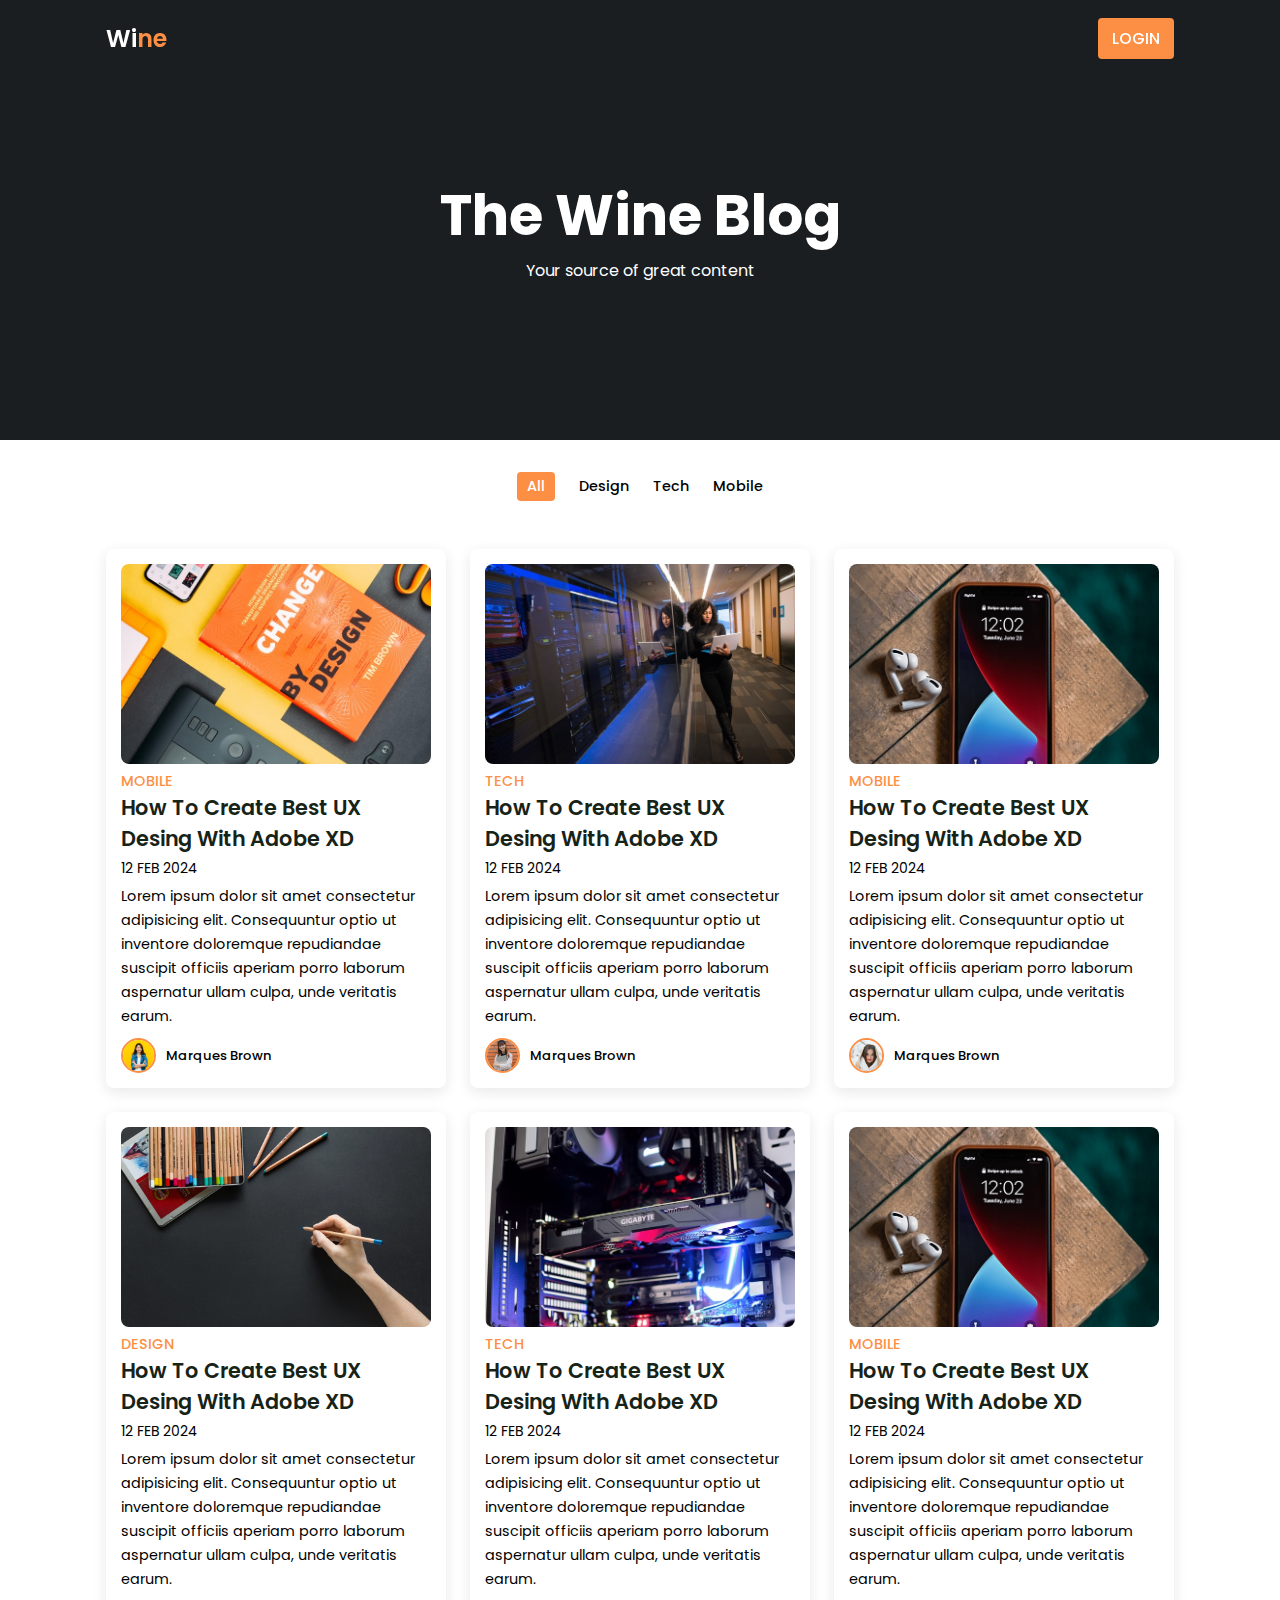
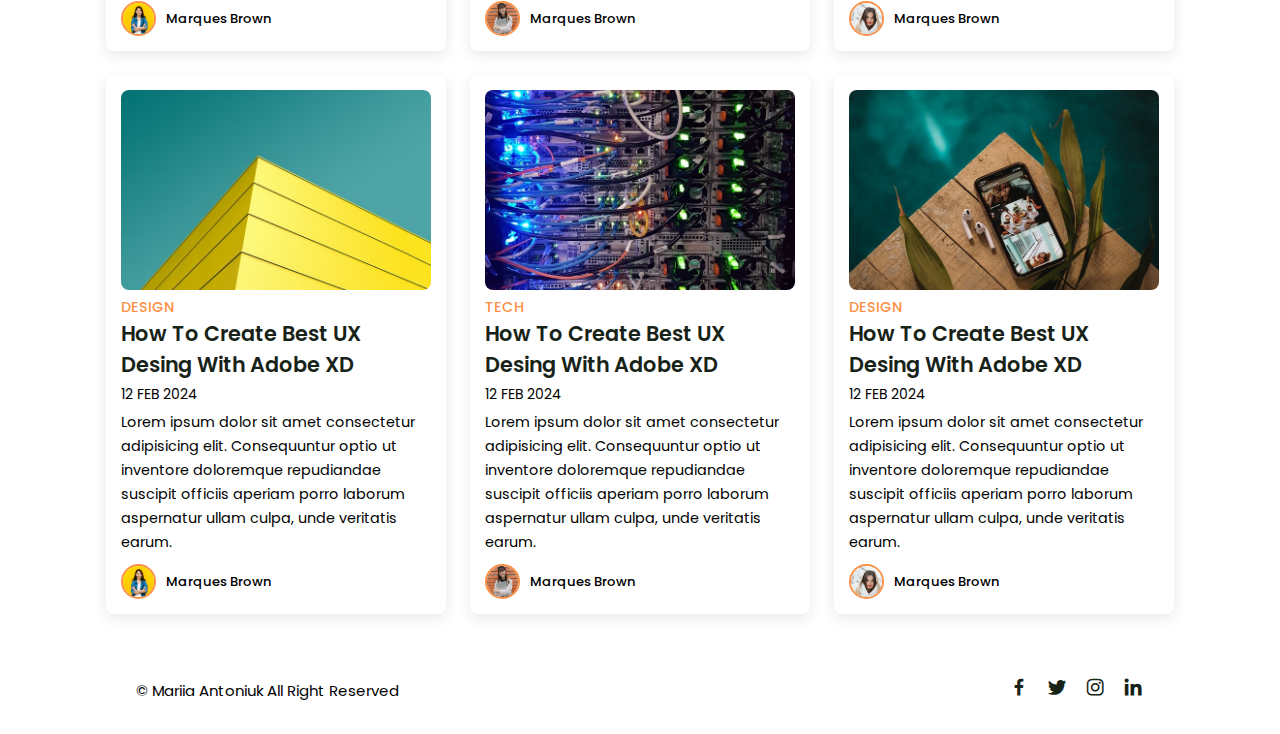
<file: index.html>
<!DOCTYPE html>
<html lang="en">
<head>
    <meta charset="UTF-8">
    <meta name="viewport" content="width=device-width, initial-scale=1.0">
    <title>Responsive Blog Website</title>

    <link rel="stylesheet" href="css/style.css">

    <link href='https://unpkg.com/boxicons@2.1.4/css/boxicons.min.css' rel='stylesheet'>
</head>
<body>

    <header>
        <div class="nav container">

            <a href="#" class="logo">Wi<span>ne</span></a>

            <a href="#" class="login">Login</a>
        </div>

    </header>

    <section class="home" id="home">
        <div class="home-text container">
            <h2 class="home-title">The Wine Blog</h2>
            <span class="home-subtitle">Your source of great content</span>
        </div>
    </section>

    <div class="post-filter container">
        <span class="filter-item active-filter" data-filter="all">All</span>  
        <span class="filter-item" data-filter="design">Design</span>
        <span class="filter-item" data-filter="tech">Tech</span>
        <span class="filter-item" data-filter="mobile">Mobile</span>  
    </div>
    
    <section class="post container">
        <div class="post-box mobile">
            <img src="img/post-1.jpg" alt="" class="post-img">
            <h2 class="category">Mobile</h2>
            <a href="post-page.html" class="post-title">
                How To Create Best UX Desing With Adobe XD
            </a>
            <span class="post-date">12 Feb 2024</span>
            <p class="post-decription">Lorem ipsum dolor sit amet consectetur adipisicing elit. Consequuntur optio ut inventore doloremque repudiandae suscipit officiis aperiam porro laborum aspernatur ullam culpa, unde veritatis earum.</p>
            <div class="profile">
                <img src="img/profile-1.jpg" alt="" class="profile-img">
                <span class="profile-name">Marques Brown</span>
            </div>
        </div>
        <div class="post-box tech">
            <img src="img/post-2.jpg" alt="" class="post-img">
            <h2 class="category">Tech</h2>
            <a href="post-page.html" class="post-title">
                How To Create Best UX Desing With Adobe XD
            </a>
            <span class="post-date">12 Feb 2024</span>
            <p class="post-decription">Lorem ipsum dolor sit amet consectetur adipisicing elit. Consequuntur optio ut inventore doloremque repudiandae suscipit officiis aperiam porro laborum aspernatur ullam culpa, unde veritatis earum.</p>
            <div class="profile">
                <img src="img/profile-2.jpg" alt="" class="profile-img">
                <span class="profile-name">Marques Brown</span>
            </div>
        </div>
        <div class="post-box mobile">
            <img src="img/post-3.jpg" alt="" class="post-img">
            <h2 class="category">Mobile</h2>
            <a href="post-page.html" class="post-title">
                How To Create Best UX Desing With Adobe XD
            </a>
            <span class="post-date">12 Feb 2024</span>
            <p class="post-decription">Lorem ipsum dolor sit amet consectetur adipisicing elit. Consequuntur optio ut inventore doloremque repudiandae suscipit officiis aperiam porro laborum aspernatur ullam culpa, unde veritatis earum.</p>
            <div class="profile">
                <img src="img/profile-3.jpg" alt="" class="profile-img">
                <span class="profile-name">Marques Brown</span>
            </div>
        </div>

        <div class="post-box design">
            <img src="img/post-4.jpg" alt="" class="post-img">
            <h2 class="category">Design</h2>
            <a href="post-page.html" class="post-title">
                How To Create Best UX Desing With Adobe XD
            </a>
            <span class="post-date">12 Feb 2024</span>
            <p class="post-decription">Lorem ipsum dolor sit amet consectetur adipisicing elit. Consequuntur optio ut inventore doloremque repudiandae suscipit officiis aperiam porro laborum aspernatur ullam culpa, unde veritatis earum.</p>
            <div class="profile">
                <img src="img/profile-1.jpg" alt="" class="profile-img">
                <span class="profile-name">Marques Brown</span>
            </div>
        </div>
        <div class="post-box tech">
            <img src="img/post-5.jpg" alt="" class="post-img">
            <h2 class="category">Tech</h2>
            <a href="post-page.html" class="post-title">
                How To Create Best UX Desing With Adobe XD
            </a>
            <span class="post-date">12 Feb 2024</span>
            <p class="post-decription">Lorem ipsum dolor sit amet consectetur adipisicing elit. Consequuntur optio ut inventore doloremque repudiandae suscipit officiis aperiam porro laborum aspernatur ullam culpa, unde veritatis earum.</p>
            <div class="profile">
                <img src="img/profile-2.jpg" alt="" class="profile-img">
                <span class="profile-name">Marques Brown</span>
            </div>
        </div>
        <div class="post-box mobile">
            <img src="img/post-3.jpg" alt="" class="post-img">
            <h2 class="category">Mobile</h2>
            <a href="post-page.html" class="post-title">
                How To Create Best UX Desing With Adobe XD
            </a>
            <span class="post-date">12 Feb 2024</span>
            <p class="post-decription">Lorem ipsum dolor sit amet consectetur adipisicing elit. Consequuntur optio ut inventore doloremque repudiandae suscipit officiis aperiam porro laborum aspernatur ullam culpa, unde veritatis earum.</p>
            <div class="profile">
                <img src="img/profile-3.jpg" alt="" class="profile-img">
                <span class="profile-name">Marques Brown</span>
            </div>
        </div>

        <div class="post-box design">
            <img src="img/post-7.jpg" alt="" class="post-img">
            <h2 class="category">Design</h2>
            <a href="post-page.html" class="post-title">
                How To Create Best UX Desing With Adobe XD
            </a>
            <span class="post-date">12 Feb 2024</span>
            <p class="post-decription">Lorem ipsum dolor sit amet consectetur adipisicing elit. Consequuntur optio ut inventore doloremque repudiandae suscipit officiis aperiam porro laborum aspernatur ullam culpa, unde veritatis earum.</p>
            <div class="profile">
                <img src="img/profile-1.jpg" alt="" class="profile-img">
                <span class="profile-name">Marques Brown</span>
            </div>
        </div>
        <div class="post-box tech">
            <img src="img/post-8.jpg" alt="" class="post-img">
            <h2 class="category">Tech</h2>
            <a href="post-page.html" class="post-title">
                How To Create Best UX Desing With Adobe XD
            </a>
            <span class="post-date">12 Feb 2024</span>
            <p class="post-decription">Lorem ipsum dolor sit amet consectetur adipisicing elit. Consequuntur optio ut inventore doloremque repudiandae suscipit officiis aperiam porro laborum aspernatur ullam culpa, unde veritatis earum.</p>
            <div class="profile">
                <img src="img/profile-2.jpg" alt="" class="profile-img">
                <span class="profile-name">Marques Brown</span>
            </div>
        </div>
        <div class="post-box design">
            <img src="img/post-9.jpg" alt="" class="post-img">
            <h2 class="category">Design</h2>
            <a href="post-page.html" class="post-title">
                How To Create Best UX Desing With Adobe XD
            </a>
            <span class="post-date">12 Feb 2024</span>
            <p class="post-decription">Lorem ipsum dolor sit amet consectetur adipisicing elit. Consequuntur optio ut inventore doloremque repudiandae suscipit officiis aperiam porro laborum aspernatur ullam culpa, unde veritatis earum.</p>
            <div class="profile">
                <img src="img/profile-3.jpg" alt="" class="profile-img">
                <span class="profile-name">Marques Brown</span>
            </div>
        </div>
    </section>

    <div class="footer container">
        <p>&#169; Mariia Antoniuk All Right Reserved</p>
        <div class="social">
            <a href="#"><i class='bx bxl-facebook'></i></a>
            <a href="#"><i class='bx bxl-twitter'></i></a>
            <a href="#"><i class='bx bxl-instagram'></i></a>
            <a href="#"><i class='bx bxl-linkedin'></i></a>
        </div>
    </div>

    <script src="https://code.jquery.com/jquery-3.7.1.js" integrity="sha256-eKhayi8LEQwp4NKxN+CfCh+3qOVUtJn3QNZ0TciWLP4=" crossorigin="anonymous"></script>

    <script src="js/main.js"></script>
</body>
</html>
</file>
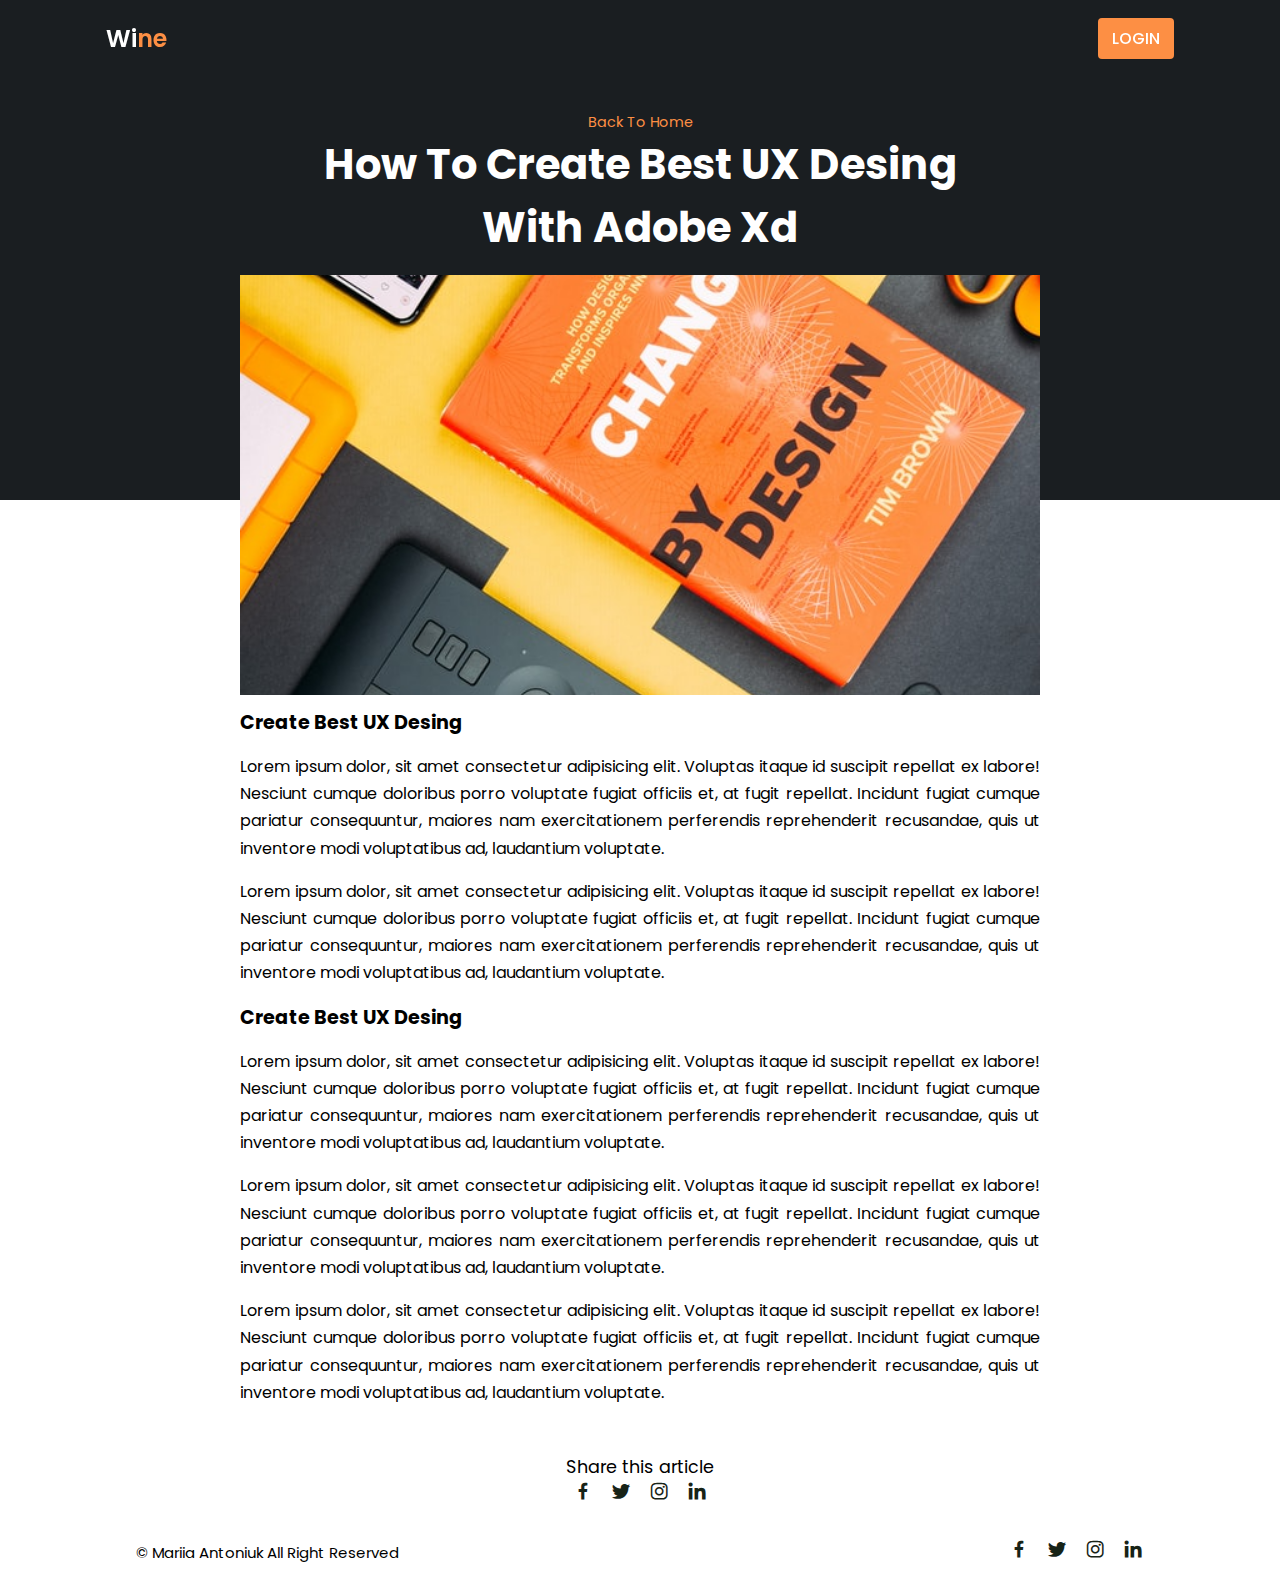
<file: post-page.html>
<!DOCTYPE html>
<html lang="en">
<head>
    <meta charset="UTF-8">
    <meta name="viewport" content="width=device-width, initial-scale=1.0">
    <title>Post Page</title>

    <link rel="stylesheet" href="css/style.css">

    <link href='https://unpkg.com/boxicons@2.1.4/css/boxicons.min.css' rel='stylesheet'>
</head>
<body>

    <header>
        <div class="nav container">

            <a href="index.html" class="logo">Wi<span>ne</span></a>

            <a href="#" class="login">Login</a>
        </div>

    </header>

    <section class="post-header">
        <div class="header-content post-container">
            <a href="index.html" class="back-home">Back To Home</a>

            <h1 class="header-title">How To Create Best UX Desing With Adobe Xd</h1>

            <img src="img//post-1.jpg" alt="" class="header-img">
        </div>
    </section>
    
    <section class="post-content post-container">
        <h2 class="sub-heading">Create Best UX Desing</h2>
        <p class="post-text">Lorem ipsum dolor, sit amet consectetur adipisicing elit. Voluptas itaque id suscipit repellat ex labore! Nesciunt cumque doloribus porro voluptate fugiat officiis et, at fugit repellat. Incidunt fugiat cumque pariatur consequuntur, maiores nam exercitationem perferendis reprehenderit recusandae, quis ut inventore modi voluptatibus ad, laudantium voluptate.</p>
        <p class="post-text">Lorem ipsum dolor, sit amet consectetur adipisicing elit. Voluptas itaque id suscipit repellat ex labore! Nesciunt cumque doloribus porro voluptate fugiat officiis et, at fugit repellat. Incidunt fugiat cumque pariatur consequuntur, maiores nam exercitationem perferendis reprehenderit recusandae, quis ut inventore modi voluptatibus ad, laudantium voluptate.</p>
        <h2 class="sub-heading">Create Best UX Desing</h2>
        <p class="post-text">Lorem ipsum dolor, sit amet consectetur adipisicing elit. Voluptas itaque id suscipit repellat ex labore! Nesciunt cumque doloribus porro voluptate fugiat officiis et, at fugit repellat. Incidunt fugiat cumque pariatur consequuntur, maiores nam exercitationem perferendis reprehenderit recusandae, quis ut inventore modi voluptatibus ad, laudantium voluptate.</p>
        <p class="post-text">Lorem ipsum dolor, sit amet consectetur adipisicing elit. Voluptas itaque id suscipit repellat ex labore! Nesciunt cumque doloribus porro voluptate fugiat officiis et, at fugit repellat. Incidunt fugiat cumque pariatur consequuntur, maiores nam exercitationem perferendis reprehenderit recusandae, quis ut inventore modi voluptatibus ad, laudantium voluptate.</p>
        <p class="post-text">Lorem ipsum dolor, sit amet consectetur adipisicing elit. Voluptas itaque id suscipit repellat ex labore! Nesciunt cumque doloribus porro voluptate fugiat officiis et, at fugit repellat. Incidunt fugiat cumque pariatur consequuntur, maiores nam exercitationem perferendis reprehenderit recusandae, quis ut inventore modi voluptatibus ad, laudantium voluptate.</p>
    </section>

    <div class="share post-container">
        <span class="share-title">Share this article</span>
        <div class="social">
            <a href="#"><i class='bx bxl-facebook'></i></a>
            <a href="#"><i class='bx bxl-twitter'></i></a>
            <a href="#"><i class='bx bxl-instagram'></i></a>
            <a href="#"><i class='bx bxl-linkedin'></i></a>
        </div>
    </div>

    <div class="footer container">
        <p>&#169; Mariia Antoniuk All Right Reserved</p>
        <div class="social">
            <a href="#"><i class='bx bxl-facebook'></i></a>
            <a href="#"><i class='bx bxl-twitter'></i></a>
            <a href="#"><i class='bx bxl-instagram'></i></a>
            <a href="#"><i class='bx bxl-linkedin'></i></a>
        </div>
    </div>

    <script src="https://code.jquery.com/jquery-3.7.1.js" integrity="sha256-eKhayi8LEQwp4NKxN+CfCh+3qOVUtJn3QNZ0TciWLP4=" crossorigin="anonymous"></script>

    <script src="js/main.js"></script>
</body>
</html>
</file>
<file: css/style.css>
@import url("https://fonts.googleapis.com/css2?family=Poppins:wght@400;500;600;700&display=swap");

*{
    font-family: "Poppins", sans-serif;
    margin: 0;
    padding: 0;
    scroll-behavior: smooth;
    scroll-padding-top: 2rem;
    box-sizing: border-box;
}
  
:root{
    --container-color: #1a1e21;
    --second-color: #fd8f44;
    --text-color: #172317;
    --bg-color: #fff;
}

::selection{
    color: var(--bg-color);
    background: var(--second-color);
}

a{
    text-decoration: none;
}

li{
    list-style: none;
}

img{
    width: 100%;
}

section{
    padding: 3rem 0 2rem;
}

.container{
    max-width: 1068px;
    margin: auto;
    width: 100%;
}

/*===== HEADER ===== */
header{
    position: fixed;
    top: 0;
    left: 0;
    width: 100%;
    z-index: 200;
}

header.shadow{
    background: var(--bg-color);
    box-shadow: 0 1px 4px hsl(0 4% 14% / 10%);
    transition: 0.4s;
}

header.shadow .logo{
    color: var(--text-color);
}

.nav{
    display: flex;
    align-items: center;
    justify-content: space-between;
    padding: 18px 0;
}

.logo{
    font-size: 1.5rem;
    font-weight: 600;
    color: var(--bg-color);
}

.logo span{
    color: var(--second-color);
}

.login{
    padding: 8px 14px;
    text-transform: uppercase;
    font-weight: 500;
    border-radius: 4px;
    background: var(--second-color);
    color: var(--bg-color);
}

.login:hover{
    background: hsl(24, 98%, 58%);
    transition: 0.3s;
}

/*===== HOME ===== */
.home{
    width: 100%;
    min-height: 440px;
    background: var(--container-color);
    display: grid;
    justify-content: center;
    align-items: center;
}

.home-text{
    color: var(--bg-color);
    text-align: center;
}

.home-title{
    font-size: 3.5rem;
}

.home-subtitle{
    font-size: 1rem;
    font-weight: 400;
}

/*===== POST FILTER ===== */
.post-filter{
    display: flex;
    justify-content: center;
    align-items: center;
    column-gap: 1.5rem;
    margin-top: 2rem !important;
}

.filter-item{
    font-size: 0.9rem;
    font-weight: 500;
    cursor: pointer;
}

.active-filter{
    background: var(--second-color);
    color: var(--bg-color);
    padding: 4px 10px;
    border-radius: 4px;
}

/*===== POSTS ===== */
.post{
    display: grid;
    grid-template-columns: repeat(auto-fit, minmax(280px, auto));
    justify-content: center;
    gap: 1.5rem;
}

.post-box{
    background: var(--bg-color);
    box-shadow: 0 4px 14px hsl(355deg 25% 15% / 10%);
    padding: 15px;
    border-radius: 0.5rem;
}

.post-img{
    width: 100%;
    height: 200px;
    object-fit: cover;
    object-position: center;
    border-radius: 0.5rem;
}

.category{
    font-size: 0.9rem;
    font-weight: 500;
    text-transform: uppercase;
    color: var(--second-color);
}

.post-title{
    font-size: 1.3rem;
    font-weight: 600;
    color: var(--text-color);
    display: -webkit-box;
    --webkit-line-clamp: 2;
    -webkit-box-orient: vertical;
    overflow: hidden;
}

.post-date{
    display: flex;
    font-size: 0.875rem;
    text-transform: uppercase;
    font-weight: 400;
    margin-top: 4px;
}

.post-decription{
    font-size: 0.9rem;
    line-height: 1.5rem;
    margin: 5px 0 10px;
    display: -webkit-box;
    --webkit-line-clamp: 3;
    -webkit-box-orient: vertical;
    overflow: hidden;
}

.profile{
    display: flex;
    align-items: center;
    gap: 10px;
}

.profile-img{
    width: 35px;
    height: 35px;
    border-radius: 50%;
    object-fit: cover;
    object-position: center;
    border: 2px solid var(--second-color);
}

.profile-name{
    font-size: 0.82rem;
    font-weight: 500;
}

/*===== FOOTER ===== */
.footer{
    display: flex;
    justify-content: space-between;
    align-items: center;
    padding: 30px;
}

.footer p{
    font-size: 0.938rem;
}

.social{
    display: flex;
    align-items: center;
    column-gap: 1rem;
}

.social .bx{
    font-size: 1.4rem;
    color: var(--text-color);
}

.social .bx:hover{
    color: var(--second-color);
    transition: 0.3s all linear;
}

/*===== POST CONTENT ===== */
.post-header{
    width: 100%;
    height: 500px;
    background: var(--container-color);
}

.post-container{
    max-width: 800px;
    margin: auto;
    width: 100%;
}

.header-content{
    display: flex;
    flex-direction: column;
    align-items: center;
    margin-top: 4rem !important;
}

.back-home{
    color: var(--second-color);
    font-size: 0.9rem;
}

.header-title{
    width: 90%;
    font-size: 2.6rem;
    color: var(--bg-color);
    text-align: center;
    margin-bottom: 1rem;
}

.header-img{
    width: 100%;
    height: 420px;
    object-fit: cover;
    object-position: center;
}

.post-content{
    margin-top: 10rem !important;
}

.sub-heading{
    font-size: 1.2rem;
}

.post-text{
    font-size: 1rem;
    line-height: 1.7rem;
    margin: 1rem 0;
    text-align: justify;
}

/*===== SHARE ===== */
.share{
    display: flex;
    flex-direction: column;
    align-items: center;
}

.share-title{
    font-size: 1.1rem;
}

/*===== RESPONSIVE ===== */
@media (max-width: 1060px) {
    .container{
        margin: 0 auto;
        width: 95%;
    }

    .home-text{
        width: 100%;
    }
}

@media (max-width: 800px) {
    .nav{
        padding: 14px 0;
    }

    .post-container{
        margin: 0 auto;
        width: 95%; 
    }
}

@media (max-width: 768px) {
    .nav{
        padding: 10px 0;
    }

    section{
        padding: 2rem 0;
    }

    .header-content{
        margin-top: 3rem !important;
    }

    .home{
        min-height: 380px;
    }

    .home-title{
        font-size: 3rem;
    }

    .header-title{
        font-size: 2rem;
    }

    .header-img{
        height: 370px;
    }

    .post-header{
        height: 435px;
    }

    .post-content{
        margin-top: 9rem !important;
    }
}

@media (max-width: 570px){
    .post-header{
        height: 390px;
    }

    .header-title{
        width: 100%;
    }

    .header-img{
        height: 340px;
    }

    .footer{
        flex-direction: column;
        row-gap: 1rem;
        padding: 20px 0;
        text-align: center;
    }
}

@media (max-width: 396px){
    .home-title{
        font-size: 2rem;
    }

    .home-subtitle{
        font-size: 0.9rem;
    }

    .home{
        min-height: 300px;
    }

    .post-box{
        padding: 10px;
    }

    .header-title{
        font-size: 1.4rem;
    }

    .header-img{
        height: 240px;
    }

    .post-header{
        height: 335px;
    }

    .post-content{
        margin-top: 5rem !important;
    }

    .post-text{
        font-size: 0.875rem;
        line-height: 1.5rem;
        margin: 10px 0;
    }
}
</file>
